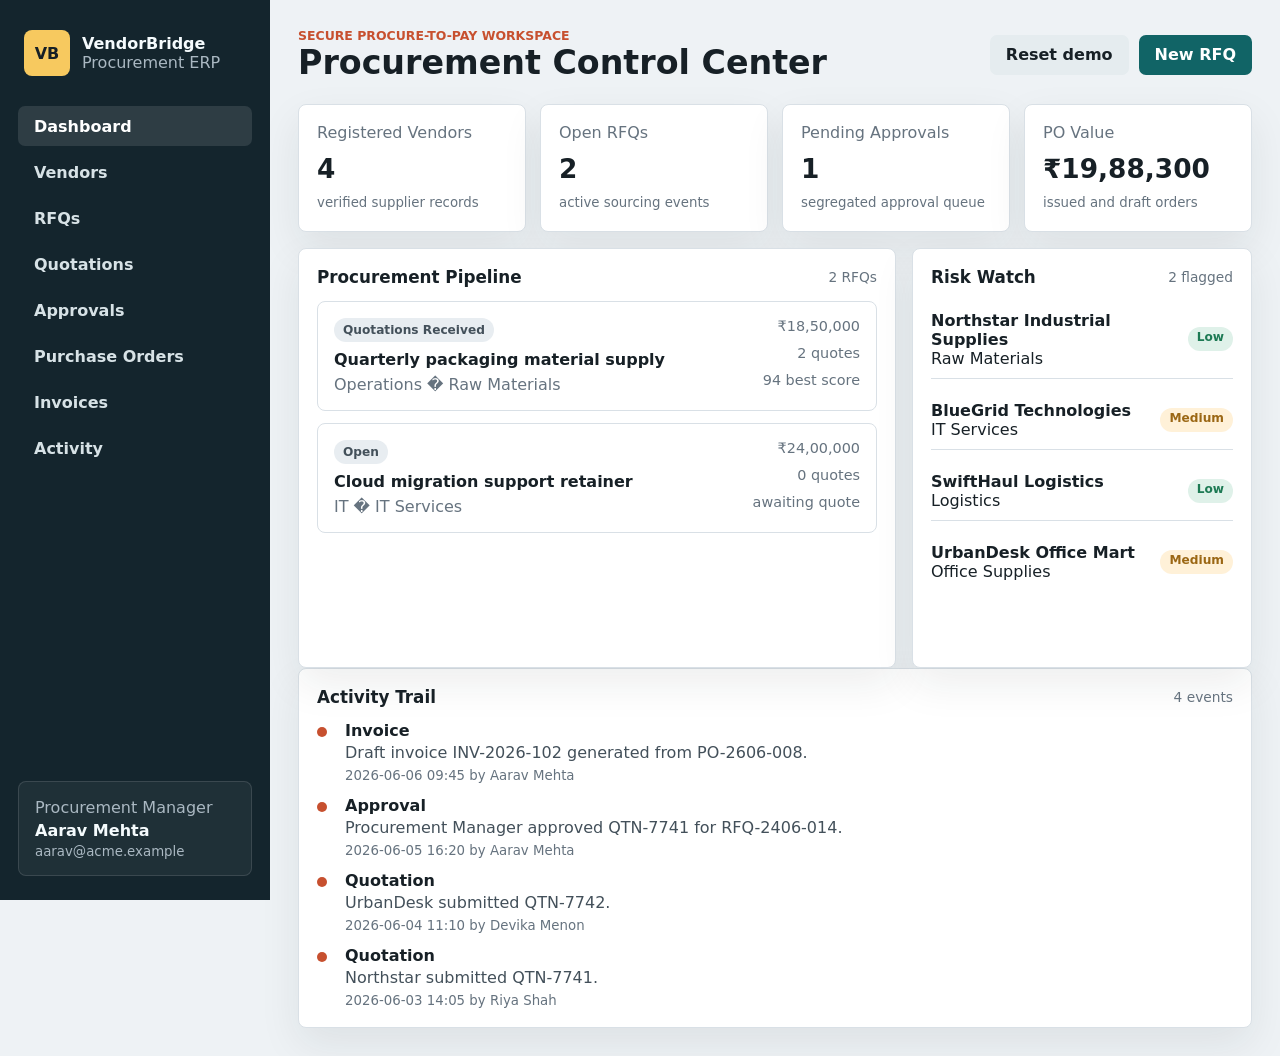
<file: vendorbridge-erp.html>
<!doctype html>
<html lang="en">
  <head>
    <meta charset="UTF-8" />
    <meta name="viewport" content="width=device-width, initial-scale=1.0" />
    <title>VendorBridge Procurement ERP</title>
    <link rel="stylesheet" href="./vendorbridge-erp.css" />
  </head>
  <body>
    <div id="app"></div>
    <script type="module" src="./src/vendorbridge-app.js"></script>
  </body>
</html>
</file>
<file: vendorbridge-erp.css>
:root {
  color-scheme: light;
  --ink: #172026;
  --muted: #66737f;
  --line: #d9e0e6;
  --panel: #ffffff;
  --page: #eef2f5;
  --brand: #116466;
  --brand-strong: #0b4b4d;
  --accent: #c7502f;
  --good: #1d7a54;
  --warn: #9b6714;
  --bad: #b33939;
  --shadow: 0 16px 42px rgba(22, 32, 38, 0.08);
}

* {
  box-sizing: border-box;
}

body {
  margin: 0;
  min-height: 100vh;
  background: var(--page);
  color: var(--ink);
  font-family: Inter, ui-sans-serif, system-ui, -apple-system, BlinkMacSystemFont, "Segoe UI", sans-serif;
}

button,
input,
select,
textarea {
  font: inherit;
}

button,
.button-link {
  min-height: 40px;
  border: 0;
  border-radius: 7px;
  background: var(--brand);
  color: #fff;
  padding: 0 16px;
  font-weight: 700;
  cursor: pointer;
  display: inline-flex;
  align-items: center;
  justify-content: center;
  text-decoration: none;
  white-space: nowrap;
}

button:hover,
.button-link:hover {
  background: var(--brand-strong);
}

button:disabled {
  cursor: not-allowed;
  opacity: 0.45;
}

button.secondary {
  background: #e5ecef;
  color: var(--ink);
}

button.secondary:hover {
  background: #d7e2e6;
}

button.small {
  min-height: 32px;
  padding: 0 10px;
  font-size: 0.82rem;
}

#app {
  display: grid;
  grid-template-columns: 270px minmax(0, 1fr);
  min-height: 100vh;
}

.sidebar {
  position: sticky;
  top: 0;
  height: 100vh;
  background: #14252d;
  color: #f5fbfd;
  padding: 24px 18px;
  display: flex;
  flex-direction: column;
  gap: 24px;
}

.brand {
  display: flex;
  align-items: center;
  gap: 12px;
  padding: 6px;
}

.brand-mark {
  width: 46px;
  height: 46px;
  border-radius: 8px;
  background: #f7c95f;
  color: #172026;
  display: grid;
  place-items: center;
  font-weight: 900;
}

.brand strong,
.brand span {
  display: block;
}

.brand span,
.session-card small,
.session-card span {
  color: #aab8c2;
}

.nav {
  display: grid;
  gap: 6px;
}

.nav button {
  justify-content: flex-start;
  background: transparent;
  color: #d7e2e6;
  font-weight: 650;
}

.nav button:hover,
.nav button.active {
  background: rgba(255, 255, 255, 0.11);
  color: #fff;
}

.session-card {
  margin-top: auto;
  padding: 16px;
  border: 1px solid rgba(255, 255, 255, 0.12);
  border-radius: 8px;
  display: grid;
  gap: 4px;
  background: rgba(255, 255, 255, 0.05);
}

.shell {
  min-width: 0;
  padding: 28px;
}

.topbar {
  display: flex;
  align-items: center;
  justify-content: space-between;
  gap: 18px;
  margin-bottom: 22px;
}

.topbar h1 {
  margin: 2px 0 0;
  font-size: clamp(1.6rem, 2.6vw, 2.35rem);
  line-height: 1.1;
}

.eyebrow {
  margin: 0;
  color: var(--accent);
  font-size: 0.78rem;
  font-weight: 800;
  letter-spacing: 0;
  text-transform: uppercase;
}

.topbar-actions,
.button-row,
.invoice-actions {
  display: flex;
  flex-wrap: wrap;
  gap: 10px;
}

.kpi-grid {
  display: grid;
  grid-template-columns: repeat(4, minmax(0, 1fr));
  gap: 14px;
  margin-bottom: 16px;
}

.kpi,
.panel,
.record-card,
.pipeline-card,
.approval-card {
  background: var(--panel);
  border: 1px solid var(--line);
  border-radius: 8px;
  box-shadow: var(--shadow);
}

.kpi {
  padding: 18px;
  display: grid;
  gap: 8px;
  min-height: 128px;
}

.kpi span,
.kpi small,
td span,
.record-meta,
.chip-row span,
.pipeline-meta,
.invoice-document span,
.invoice-document small {
  color: var(--muted);
}

.kpi strong {
  font-size: 1.65rem;
}

.dashboard-grid,
.split,
.invoice-layout {
  display: grid;
  grid-template-columns: minmax(0, 1.35fr) minmax(340px, 0.65fr);
  gap: 16px;
}

.split {
  grid-template-columns: minmax(320px, 0.42fr) minmax(0, 0.58fr);
  align-items: start;
}

.top-heavy {
  grid-template-columns: minmax(320px, 0.36fr) minmax(0, 0.64fr);
}

.panel {
  padding: 18px;
  min-width: 0;
}

.panel.wide {
  min-height: 420px;
}

.panel-head {
  display: flex;
  align-items: center;
  justify-content: space-between;
  gap: 12px;
  margin-bottom: 14px;
}

.panel-head h2 {
  margin: 0;
  font-size: 1.05rem;
}

.panel-head span {
  color: var(--muted);
  font-size: 0.86rem;
}

.pipeline,
.card-list,
.approval-grid,
.risk-list,
.timeline {
  display: grid;
  gap: 12px;
}

.pipeline-card,
.record-card,
.approval-card {
  box-shadow: none;
  padding: 16px;
}

.pipeline-card {
  display: grid;
  grid-template-columns: minmax(0, 1fr) auto;
  gap: 16px;
}

.pipeline-card h3,
.record-card h3,
.approval-card h3 {
  margin: 8px 0 6px;
  font-size: 1rem;
}

.pipeline-card p,
.record-card p,
.approval-card p {
  margin: 0;
  color: var(--muted);
}

.pipeline-meta {
  display: grid;
  justify-items: end;
  gap: 6px;
  font-size: 0.9rem;
}

.risk-row,
.record-top,
.record-meta,
.invoice-facts {
  display: flex;
  align-items: center;
  justify-content: space-between;
  gap: 10px;
}

.risk-row {
  padding: 10px 0;
  border-bottom: 1px solid var(--line);
}

.risk-row:last-child {
  border-bottom: 0;
}

.risk-row strong,
.risk-row span,
td strong,
td span {
  display: block;
}

.badge {
  display: inline-flex;
  align-items: center;
  min-height: 24px;
  padding: 3px 9px;
  border-radius: 999px;
  background: #e8edf1;
  color: #43505a;
  font-size: 0.76rem;
  font-weight: 800;
  white-space: nowrap;
}

.badge.good {
  background: #dff1e9;
  color: var(--good);
}

.badge.warn {
  background: #fff1d8;
  color: var(--warn);
}

.badge.bad {
  background: #f9e1df;
  color: var(--bad);
}

form {
  display: grid;
  gap: 13px;
}

label {
  display: grid;
  gap: 7px;
}

label span {
  color: #43505a;
  font-size: 0.84rem;
  font-weight: 750;
}

input,
select,
textarea {
  width: 100%;
  border: 1px solid #cbd5dc;
  border-radius: 7px;
  background: #fff;
  color: var(--ink);
  padding: 10px 11px;
}

textarea {
  min-height: 90px;
  resize: vertical;
}

input:focus,
select:focus,
textarea:focus {
  outline: 3px solid rgba(17, 100, 102, 0.15);
  border-color: var(--brand);
}

.two-col {
  display: grid;
  grid-template-columns: repeat(2, minmax(0, 1fr));
  gap: 10px;
}

.table-wrap {
  overflow-x: auto;
  border: 1px solid var(--line);
  border-radius: 8px;
}

table {
  width: 100%;
  border-collapse: collapse;
  min-width: 760px;
}

th,
td {
  text-align: left;
  padding: 12px;
  border-bottom: 1px solid var(--line);
  vertical-align: middle;
}

th {
  background: #f5f8fa;
  color: #43505a;
  font-size: 0.78rem;
  text-transform: uppercase;
  letter-spacing: 0;
}

td {
  font-size: 0.92rem;
}

tbody tr:last-child td {
  border-bottom: 0;
}

tr.selected td {
  background: #eef7f7;
}

.record-meta,
.chip-row {
  flex-wrap: wrap;
  margin-top: 12px;
  font-size: 0.85rem;
}

.chip-row {
  display: flex;
  gap: 8px;
}

.chip-row span {
  border: 1px solid var(--line);
  border-radius: 999px;
  padding: 5px 9px;
  background: #f8fafb;
}

.steps {
  display: grid;
  grid-template-columns: repeat(4, minmax(0, 1fr));
  gap: 8px;
  margin: 16px 0;
}

.step {
  min-height: 96px;
  padding: 10px;
  border: 1px solid var(--line);
  border-radius: 8px;
  display: grid;
  gap: 4px;
  align-content: start;
  background: #f8fafb;
}

.step span,
.step small {
  color: var(--muted);
  font-size: 0.78rem;
}

.step.approved {
  border-color: rgba(29, 122, 84, 0.35);
  background: #f0f8f4;
}

.step.pending {
  border-color: rgba(155, 103, 20, 0.4);
  background: #fff8ea;
}

.step.waiting {
  opacity: 0.72;
}

.invoice-layout {
  grid-template-columns: minmax(0, 0.62fr) minmax(360px, 0.38fr);
  align-items: start;
}

.invoice-document {
  border: 1px solid #cbd5dc;
  border-radius: 8px;
  padding: 22px;
  background: #fff;
}

.invoice-head,
.invoice-parties {
  display: grid;
  grid-template-columns: repeat(2, minmax(0, 1fr));
  gap: 16px;
}

.invoice-head {
  align-items: start;
  padding-bottom: 18px;
  border-bottom: 2px solid var(--ink);
}

.invoice-head h2 {
  margin: 4px 0 0;
  font-size: 1.6rem;
}

.invoice-head div:last-child {
  text-align: right;
}

.invoice-parties {
  margin: 20px 0;
}

.invoice-parties div {
  display: grid;
  gap: 4px;
  min-height: 96px;
  padding: 14px;
  border: 1px solid var(--line);
  border-radius: 8px;
}

.invoice-facts {
  flex-wrap: wrap;
  justify-content: flex-start;
  margin-bottom: 16px;
}

.invoice-facts span {
  border: 1px solid var(--line);
  border-radius: 999px;
  padding: 6px 10px;
  font-weight: 700;
}

.invoice-lines {
  min-width: 0;
}

.invoice-lines tfoot td {
  font-size: 1.05rem;
  font-weight: 900;
  background: #f5f8fa;
}

.invoice-lines td:last-child,
.invoice-lines th:last-child {
  text-align: right;
}

.invoice-actions {
  margin-top: 18px;
}

.timeline-item {
  display: grid;
  grid-template-columns: 18px minmax(0, 1fr);
  gap: 10px;
}

.dot {
  width: 10px;
  height: 10px;
  border-radius: 50%;
  margin-top: 6px;
  background: var(--accent);
}

.timeline-item p {
  margin: 3px 0;
  color: #43505a;
}

.timeline-item small {
  color: var(--muted);
}

.empty-state {
  min-height: 160px;
  display: grid;
  place-items: center;
  color: var(--muted);
  border: 1px dashed #bdc9d1;
  border-radius: 8px;
  background: #f8fafb;
}

@media (max-width: 1120px) {
  #app {
    grid-template-columns: 1fr;
  }

  .sidebar {
    position: static;
    height: auto;
  }

  .nav {
    grid-template-columns: repeat(4, minmax(0, 1fr));
  }

  .session-card {
    display: none;
  }

  .kpi-grid,
  .dashboard-grid,
  .split,
  .invoice-layout {
    grid-template-columns: repeat(2, minmax(0, 1fr));
  }
}

@media (max-width: 760px) {
  .shell {
    padding: 18px;
  }

  .topbar,
  .pipeline-card,
  .risk-row,
  .record-top,
  .record-meta {
    align-items: flex-start;
    flex-direction: column;
  }

  .topbar-actions,
  .topbar-actions button,
  .button-row,
  .button-row button,
  .invoice-actions,
  .invoice-actions button,
  .invoice-actions a {
    width: 100%;
  }

  .nav,
  .kpi-grid,
  .dashboard-grid,
  .split,
  .invoice-layout,
  .two-col,
  .steps,
  .invoice-head,
  .invoice-parties {
    grid-template-columns: 1fr;
  }

  .pipeline-meta,
  .invoice-head div:last-child {
    justify-items: start;
    text-align: left;
  }
}

@media print {
  body {
    background: #fff;
  }

  .sidebar,
  .topbar,
  .table-panel,
  .no-print,
  .panel-head {
    display: none !important;
  }

  #app,
  .shell,
  .invoice-layout {
    display: block;
    padding: 0;
  }

  .panel,
  .invoice-document {
    border: 0;
    box-shadow: none;
    padding: 0;
  }
}
</file>
